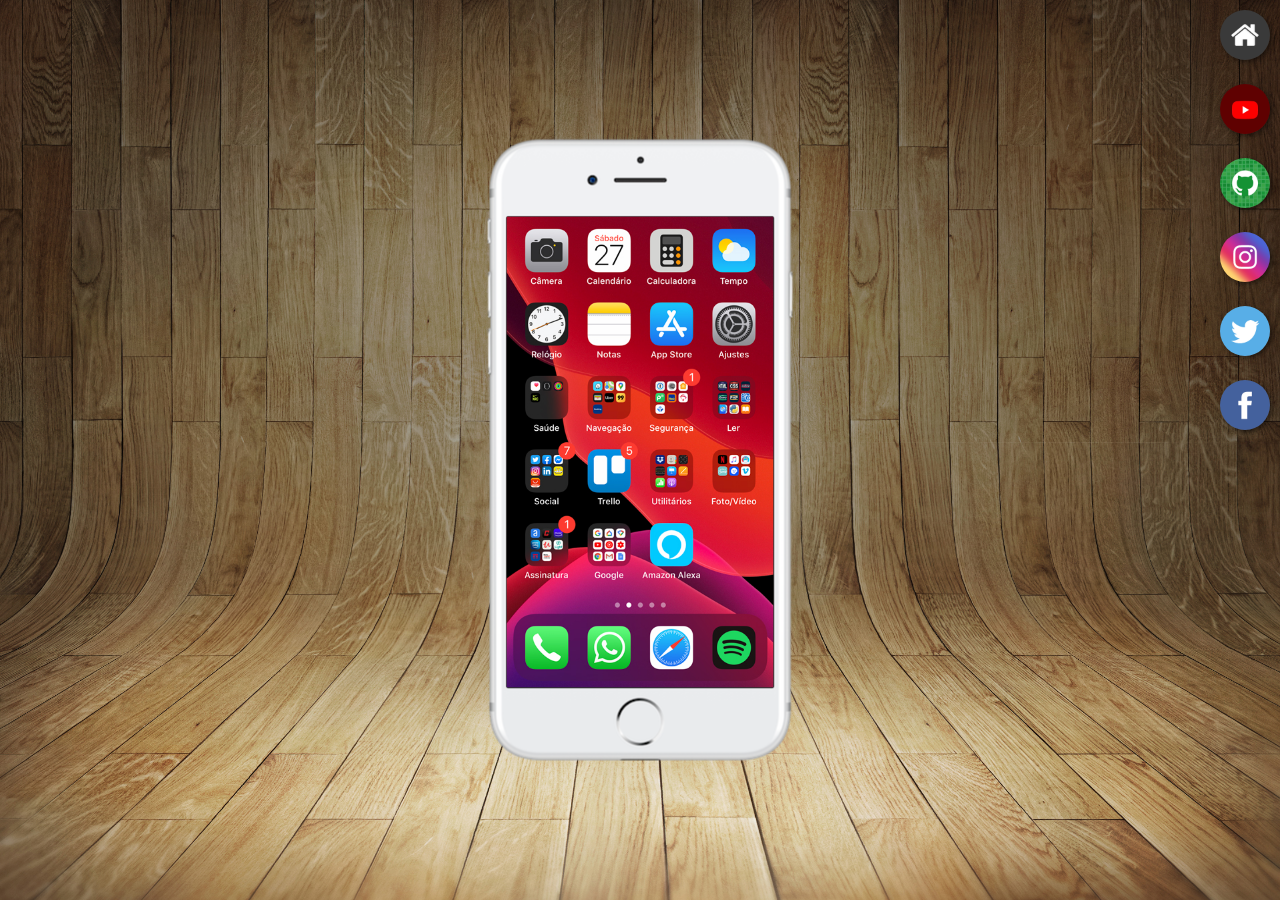
<file: index.html>
<!DOCTYPE html>
<html lang="pt-br">
<head>
    <meta charset="UTF-8">
    <meta name="viewport" content="width=device-width, initial-scale=1.0">
    <link rel="shortcut icon" href="favicon.ico" type="image/x-icon">
    <link rel="stylesheet" href="estilos/style.css">
    <title>Projeto Redes Sociais</title>
</head>
<body>
    <main>
        <section id="telefone">
            <iframe src="home.html"name="tela" id="tela" frameborder="0">
                Seu navegador não é compatível com isso.
            </iframe>
        </section>
        <section id="redes-sociais">
            <a href="home.html" target="tela"><img src="imagens/logo-home.jpg" alt="home"></a><br>
            <a href="youtube.html" target="tela"><img src="imagens/logo-youtube.jpg" alt="youtube"></a><br>
            <a href="github.html" target="tela"><img src="imagens/logo-github.jpg" alt="github"></a><br>
            <a href="intagram.html" target="tela"><img src="imagens/logo-instagram.jpg" alt="instagram"></a><br>
            <a href="#" target="tela"><img src="imagens/logo-twitter.jpg" alt="twitter"></a><br>
            <a href="#" target="tela"><img src="imagens/logo-facebook.jpg" alt="facebook"></a>
        </section>
    </main>
</body>
</html>
</file>
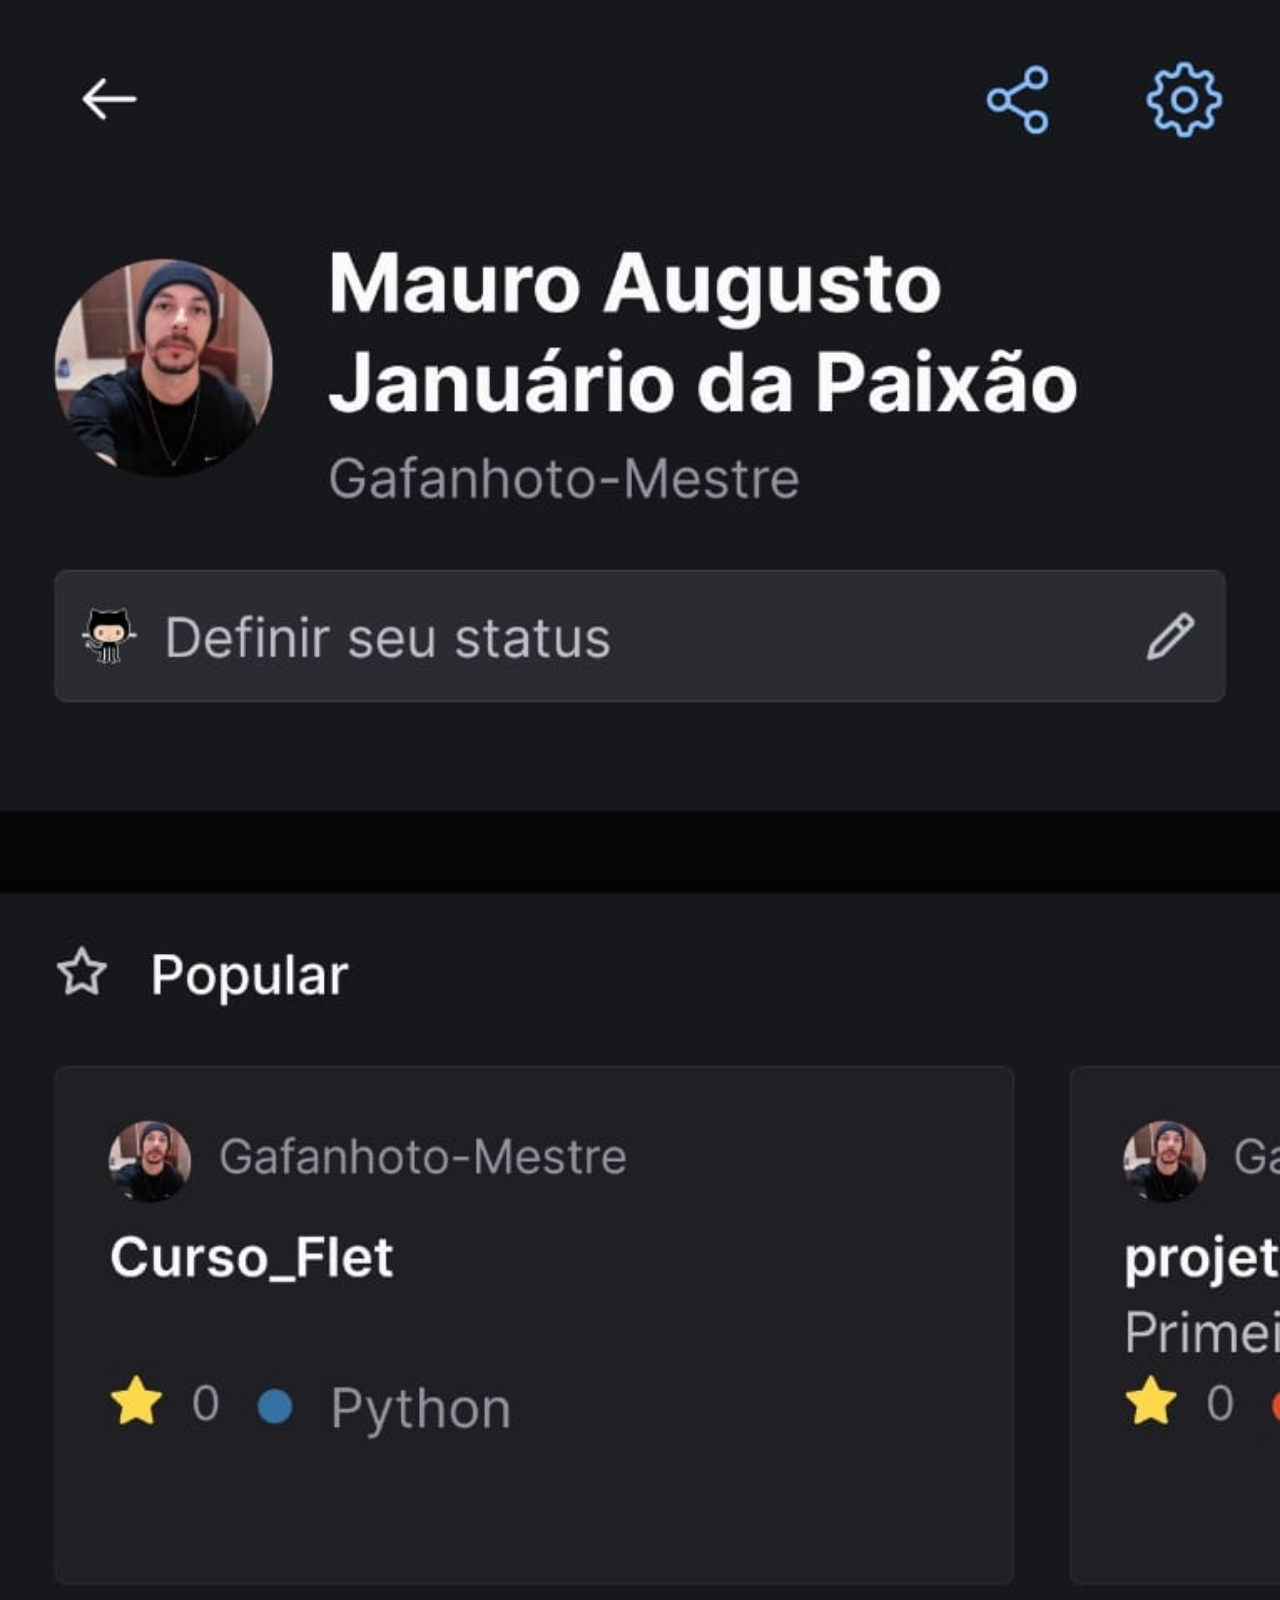
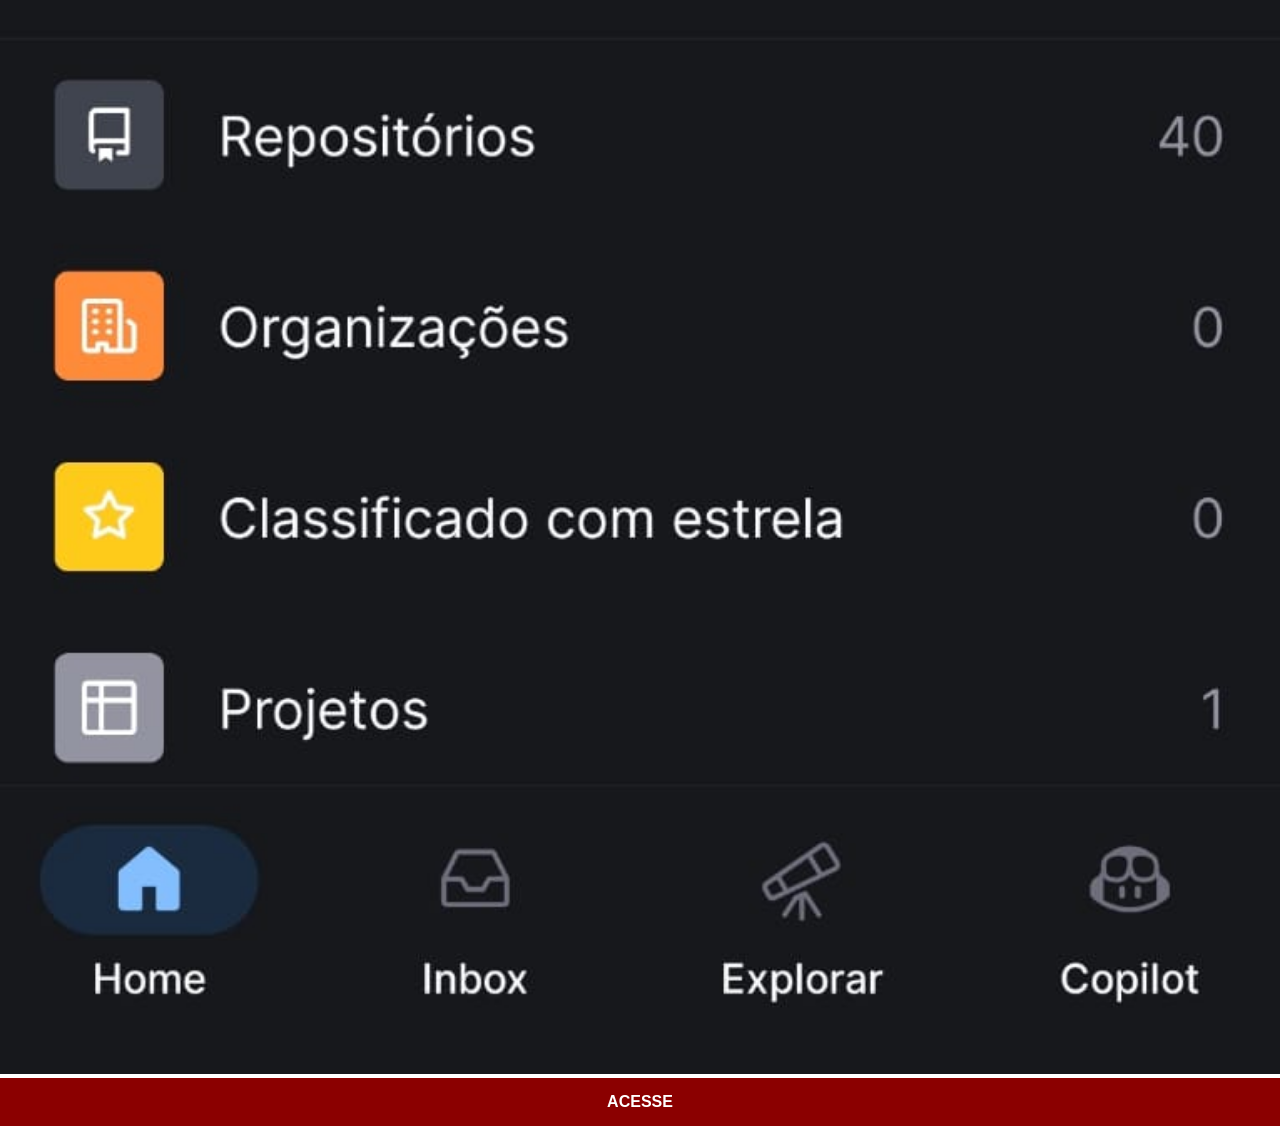
<file: github.html>
<!DOCTYPE html>
<html lang="pt-br">
<head>
    <meta charset="UTF-8">
    <meta name="viewport" content="width=device-width, initial-scale=1.0">
    <title>Github</title>
    <link rel="stylesheet" href="estilos/social.css">
</head>
<body>
    <img src="imagens/MEU-GIT.jpeg" alt="github">
    <a href="https://github.com/Gafanhoto-Mestre" target="_blank">ACESSE</a>
</body>
</html>
</file>
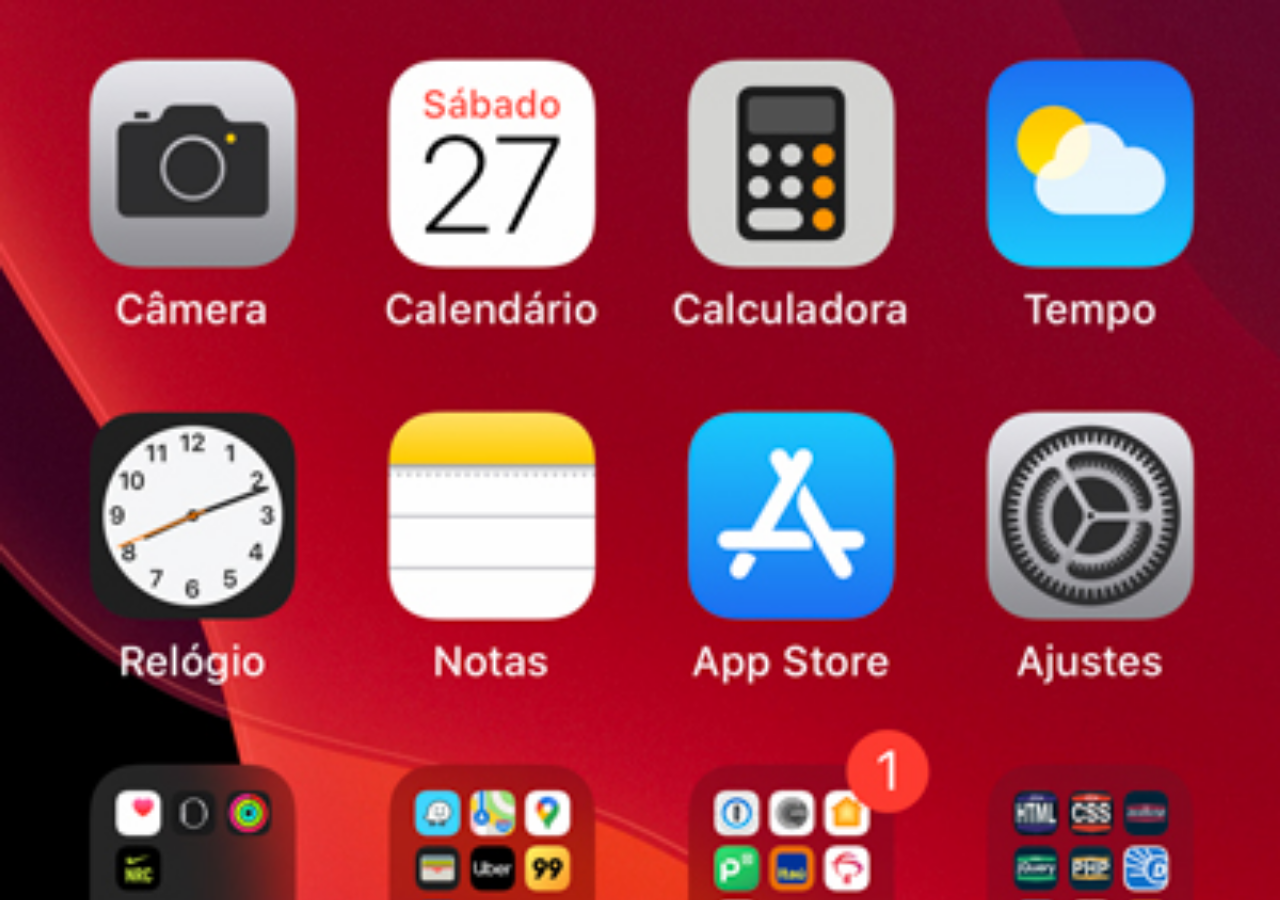
<file: home.html>
<!DOCTYPE html>
<html lang="pt-br">
<head>
    <meta charset="UTF-8">
    <meta name="viewport" content="width=device-width, initial-scale=1.0">
    <title>Home</title>
    <style>
        *{
            margin: 0px;
            padding: 0px;
        }

        body{
            width: 100vw;
            height: 100vh;
            background: black url(imagens/tela-home.jpg) no-repeat top center;
            background-size: cover;
        }
    </style>
</head>
<body>
    
</body>
</html>
</file>
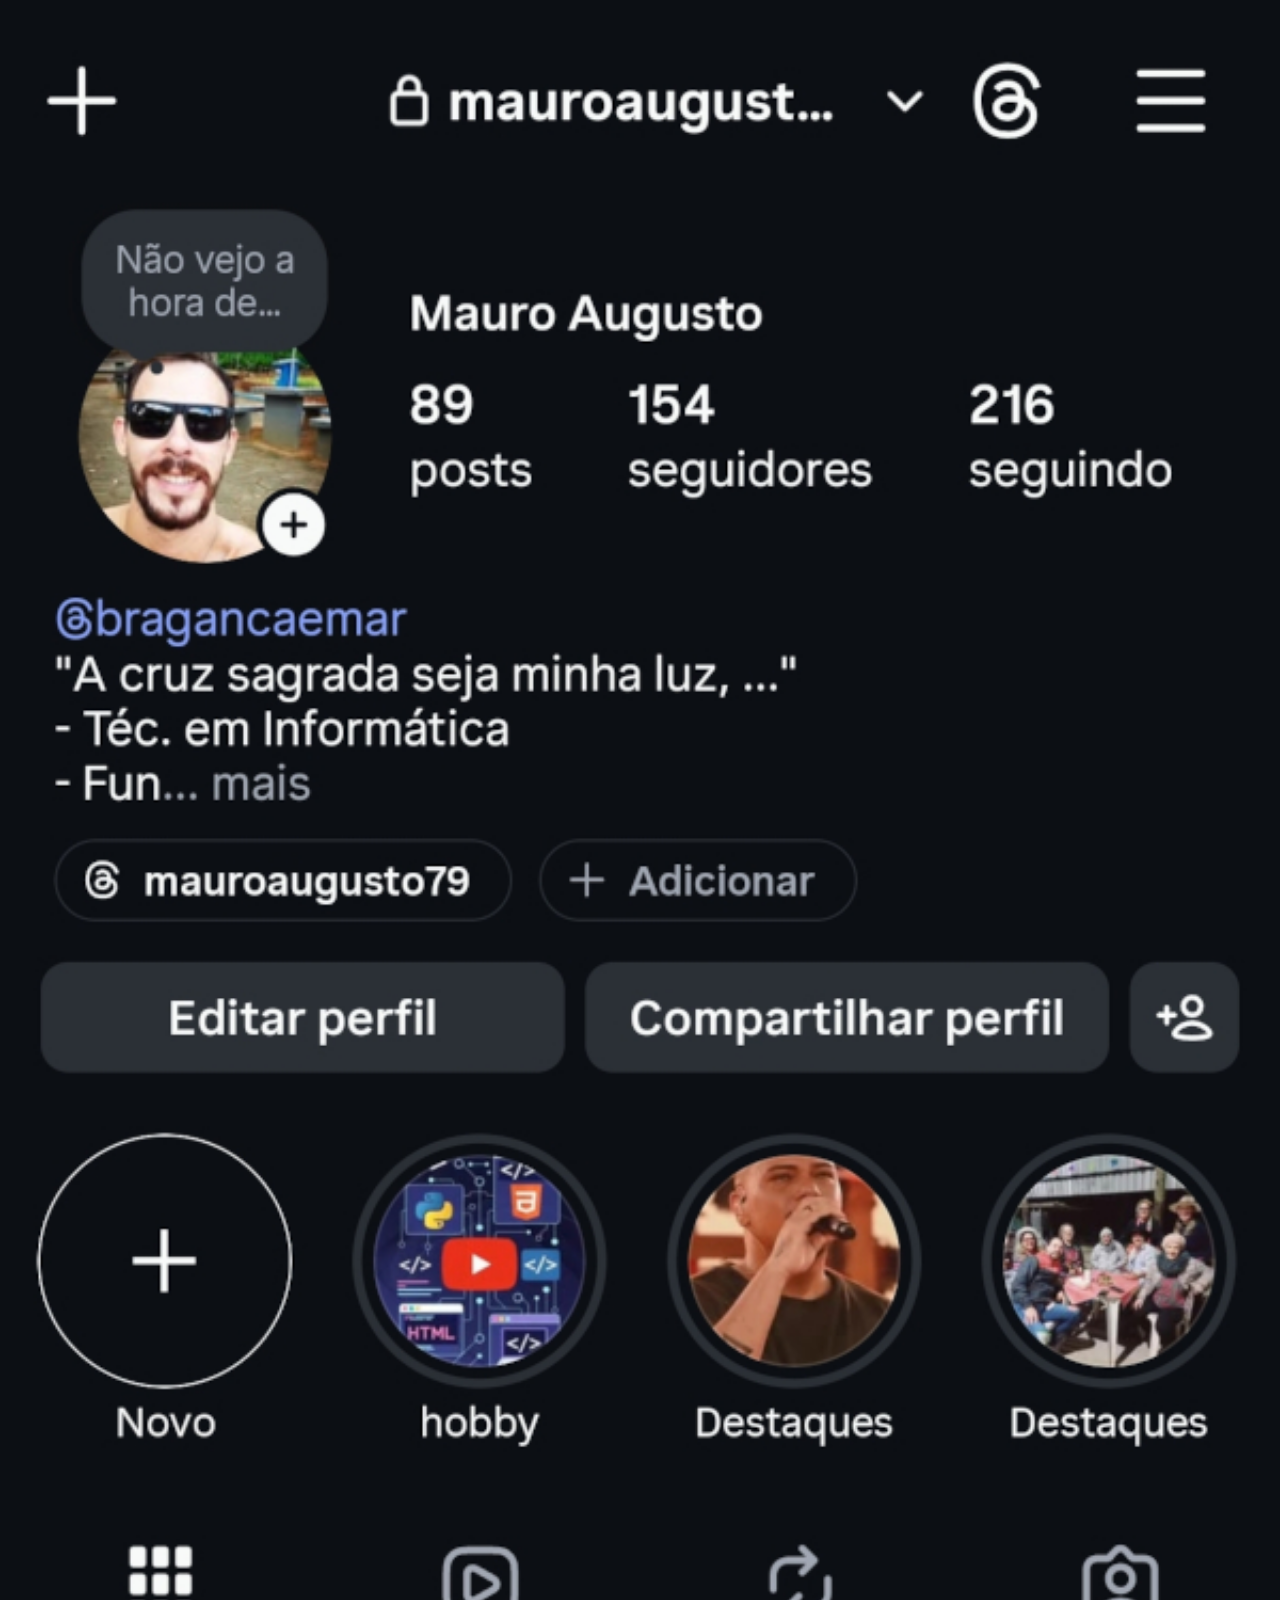
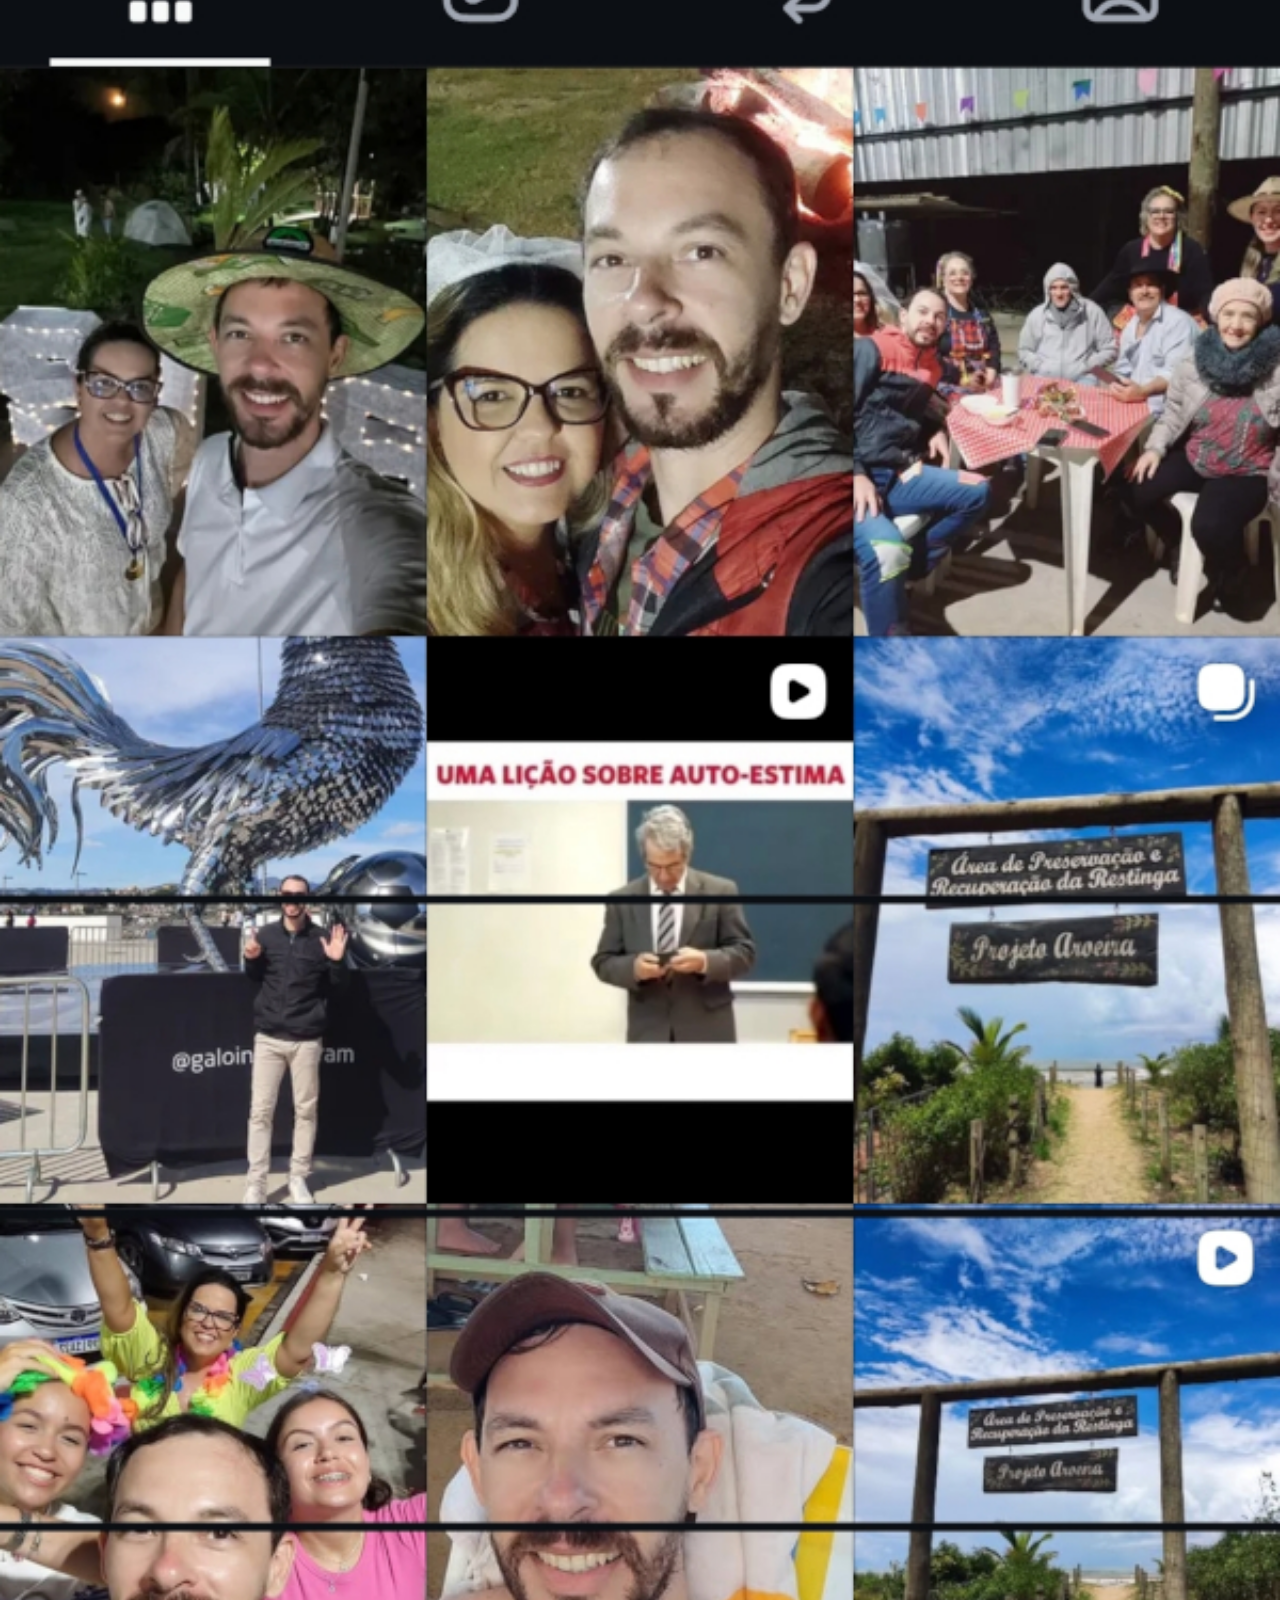
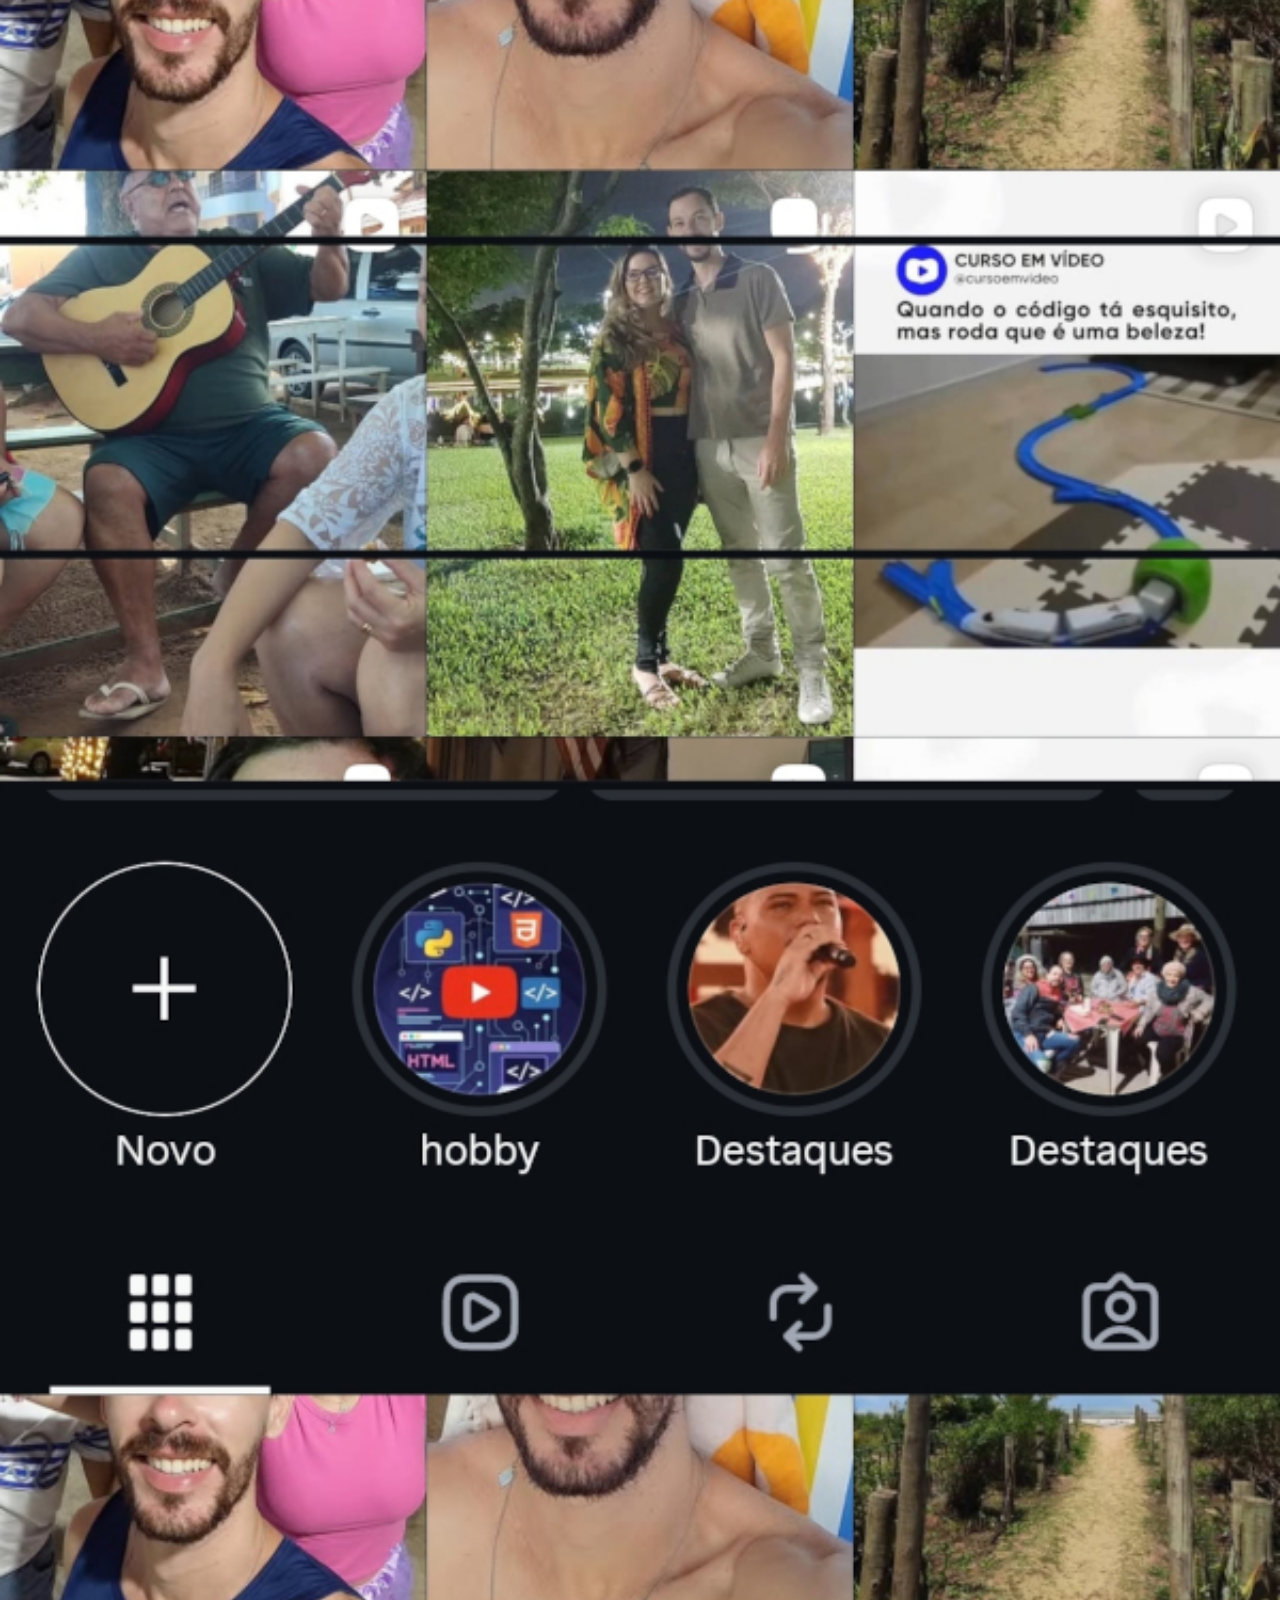
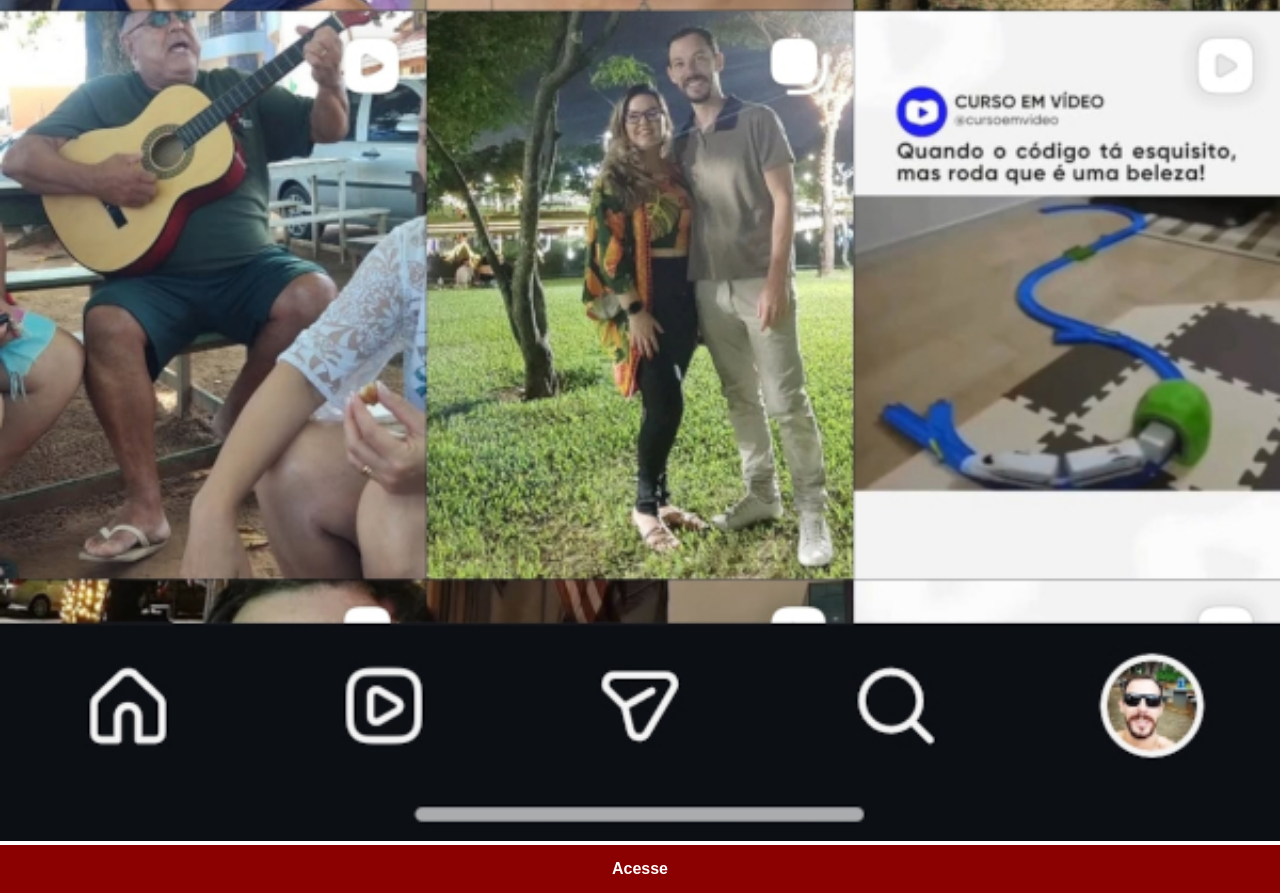
<file: intagram.html>
<!DOCTYPE html>
<html lang="pt-br">
<head>
    <meta charset="UTF-8">
    <meta name="viewport" content="width=device-width, initial-scale=1.0">
    <link rel="stylesheet" href="estilos/social.css">
    <title>Instagram</title>
</head>
<body>
    <img src="imagens/intagram-pp.jpeg" alt="intagram">
    <a href="https://www.instagram.com/mauroaugusto79/" target="_blank">Acesse</a>
</body>
</html>
</file>
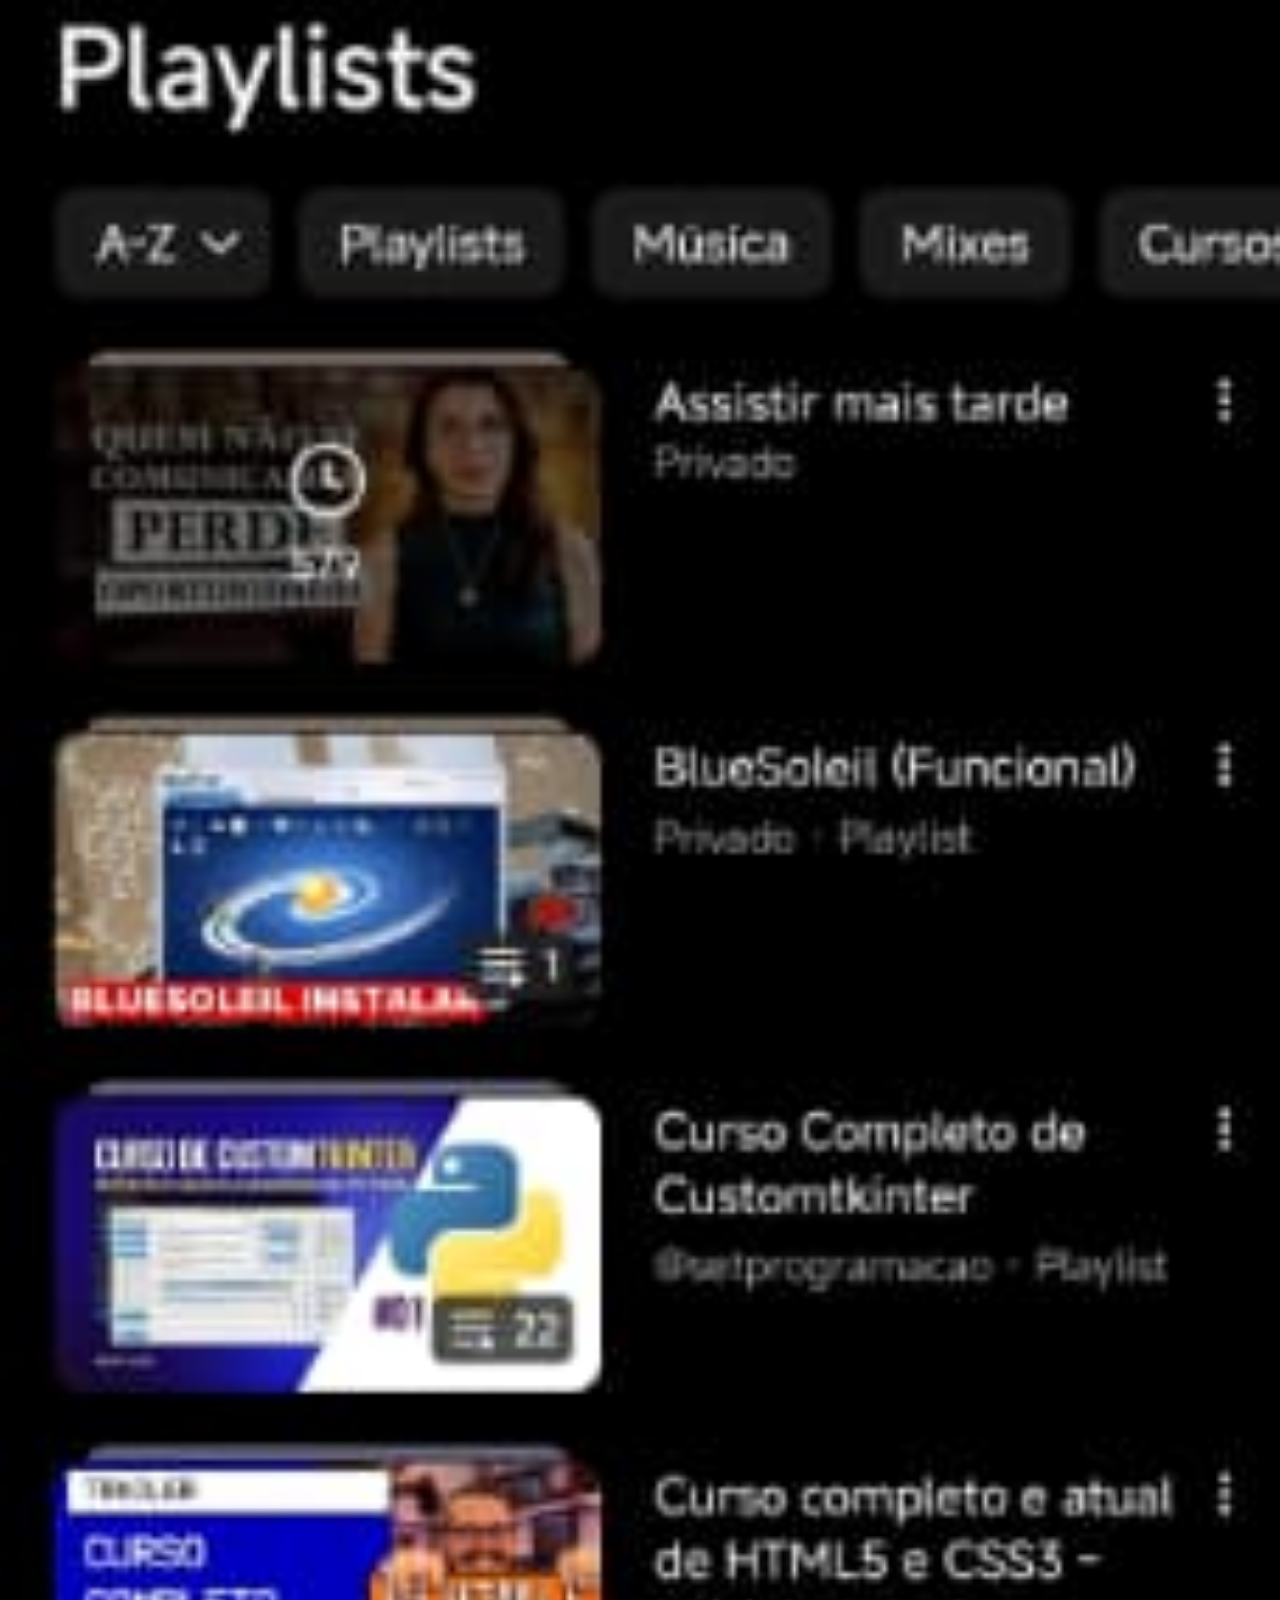
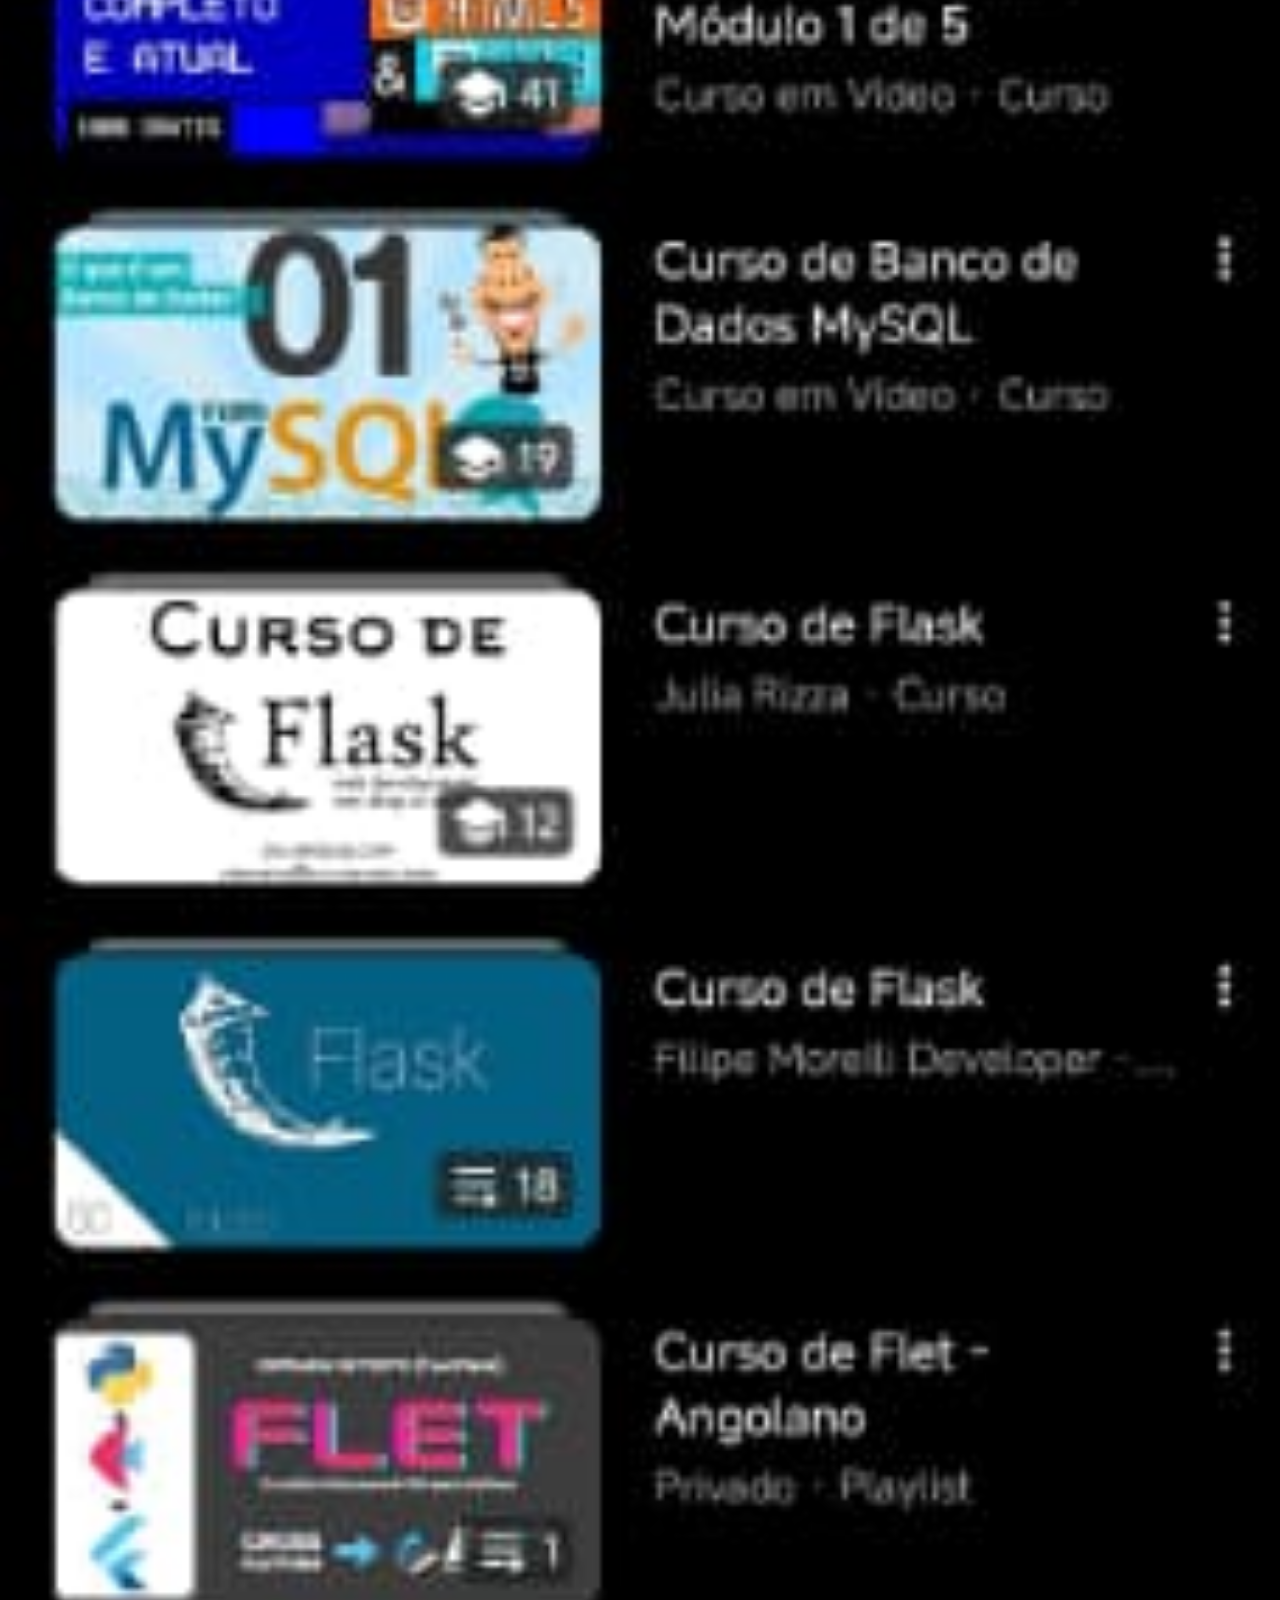
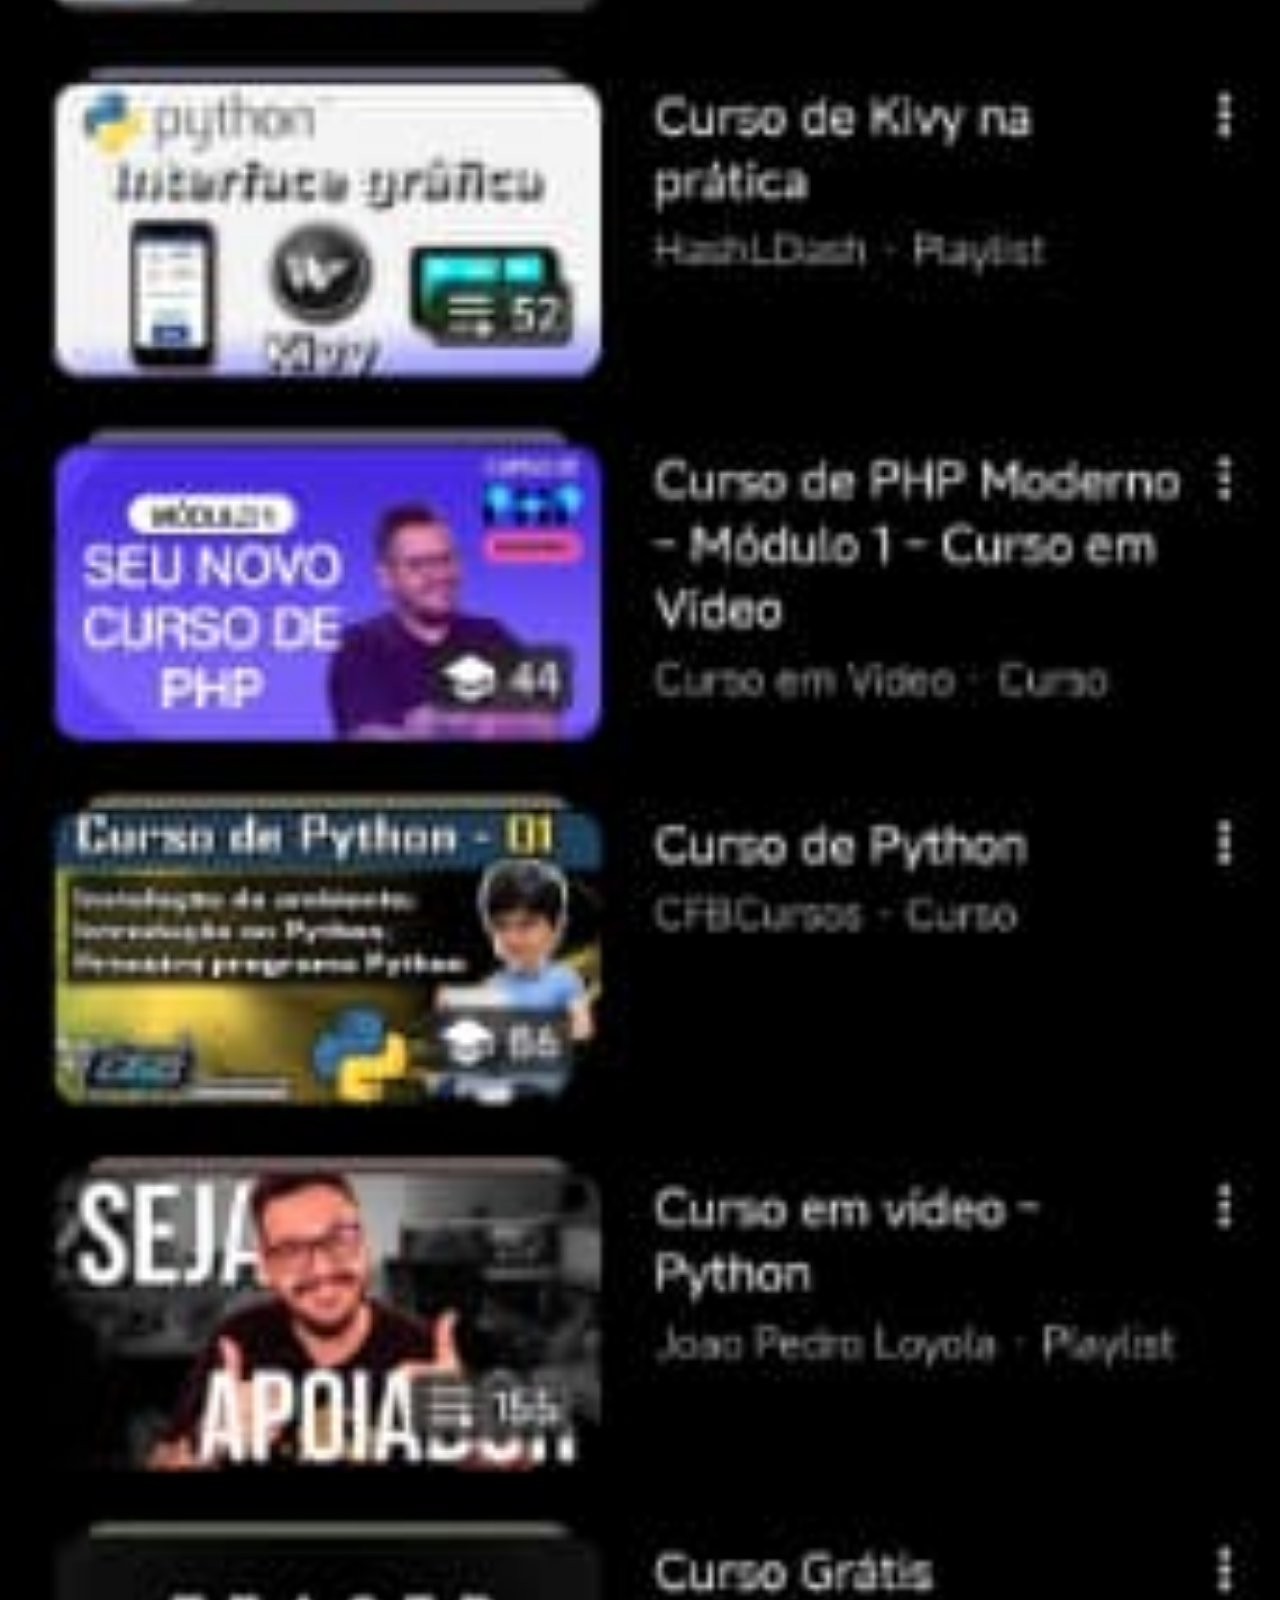
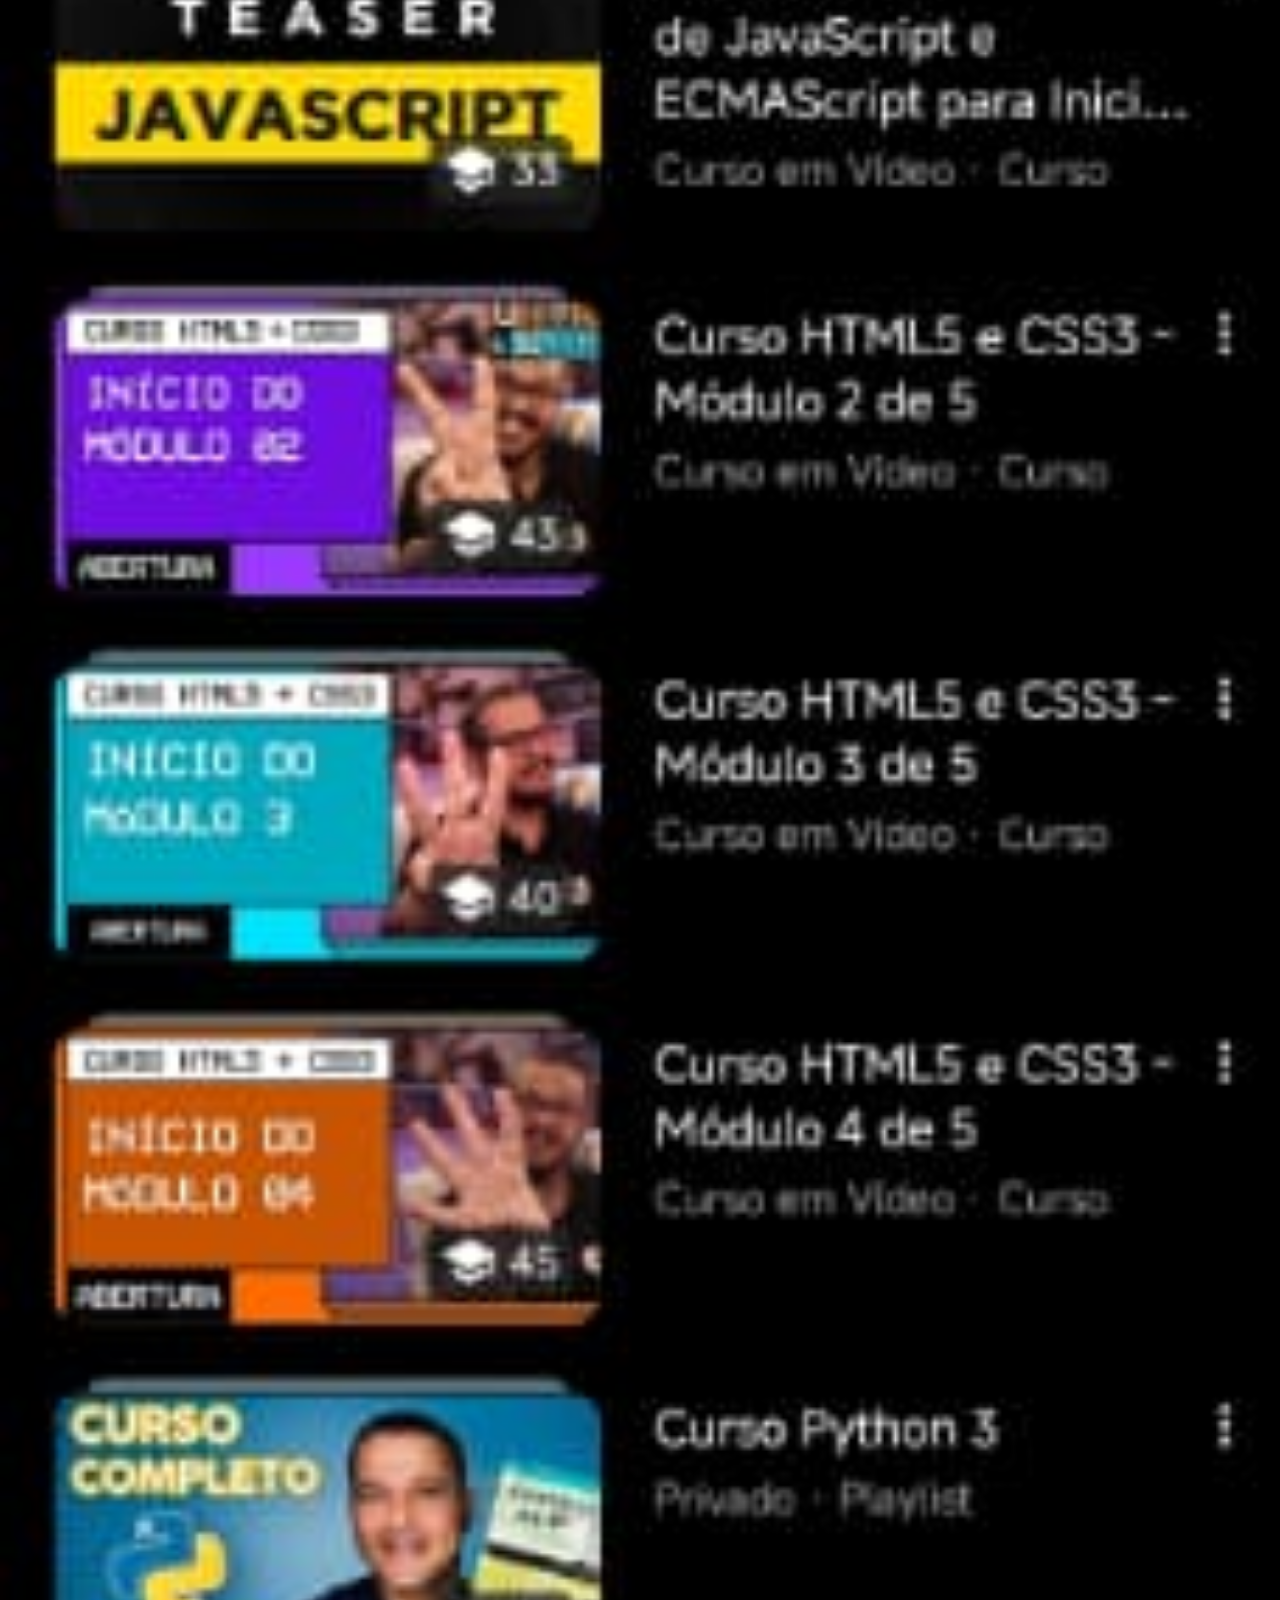
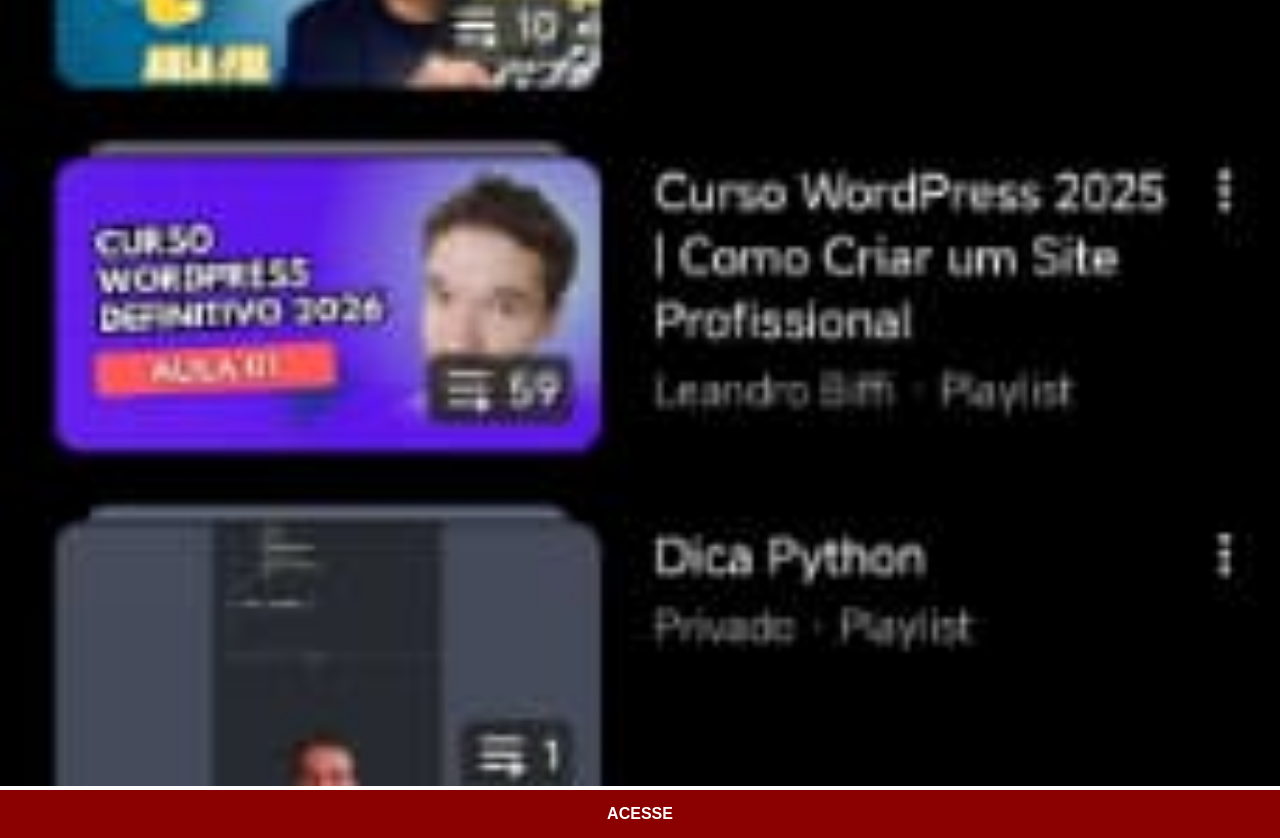
<file: youtube.html>
<!DOCTYPE html>
<html lang="pt-br">
<head>
    <meta charset="UTF-8">
    <meta name="viewport" content="width=device-width, initial-scale=1.0">
    <title>YouTube</title>
    <link rel="stylesheet" href="estilos/social.css">
</head>
<body>
    <img src="imagens/meu-youtbe-hd.jpeg" alt="tela-youtube">
    <a href="https://www.youtube.com/@mauroaugusto119/playlists" target="_blank">ACESSE</a>
</body>
</html>
</file>
<file: estilos/style.css>
@charset "UTF-8";

*{
    margin: 0px;
    padding: 0px;
    font-family: Arial, Helvetica, sans-serif;
}
html, body{
    height: 100vh;
    width: 100vw;
    background-color: black;
}

body{
    background: url(../imagens/fundo-madeira.jpg) no-repeat top center;
    background-size: cover;
    background-attachment: fixed;
}

main{
    position: relative;
    height: 100vh;
}

section#telefone{
    position: absolute;
    top: 50%;
    left: 50%;
    transform: translate(-50%, -50%);
    height: 627px;
    width: 311px;
    background: url(../imagens/frame-iphone.png) no-repeat;
}

iframe#tela{
    position: relative;
    top: 80px;
    left: 22px;
    width: 267px;
    height: 471px;
}

section#redes-sociais{
    text-align: right;
}

section#redes-sociais img{
    width: 50px;
    margin: 10px;
    border-radius: 50%;
    box-shadow: 2px 2px 5px rgba(0, 0, 0, 0.493);
    box-sizing: border-box;
}

section#redes-sociais img:hover{
    border: 2px solid rgba(255, 255, 255, 0.603);
    transform: translate(-3px, -3px);
    box-shadow: 5px 5px 10px rgba(0, 0, 0, 0.685);
    transition: transform .2s, border 1s;
}
</file>
<file: estilos/social.css>
@charset "UTF-8";

*{
    margin: 0px;
    padding: 0px;
    font-family: Arial, Helvetica, sans-serif;
}

::-webkit-scrollbar{
    width: 0px;
    height: 0px;
}

img{
    width: 100vw;
}
a{
    display: block;
    background-color: darkred;
    color: white;
    padding: 15px;
    text-align: center;
    font-weight: bolder;
    text-decoration: none;

}

a:hover{
    background-color: red;
}
</file>
